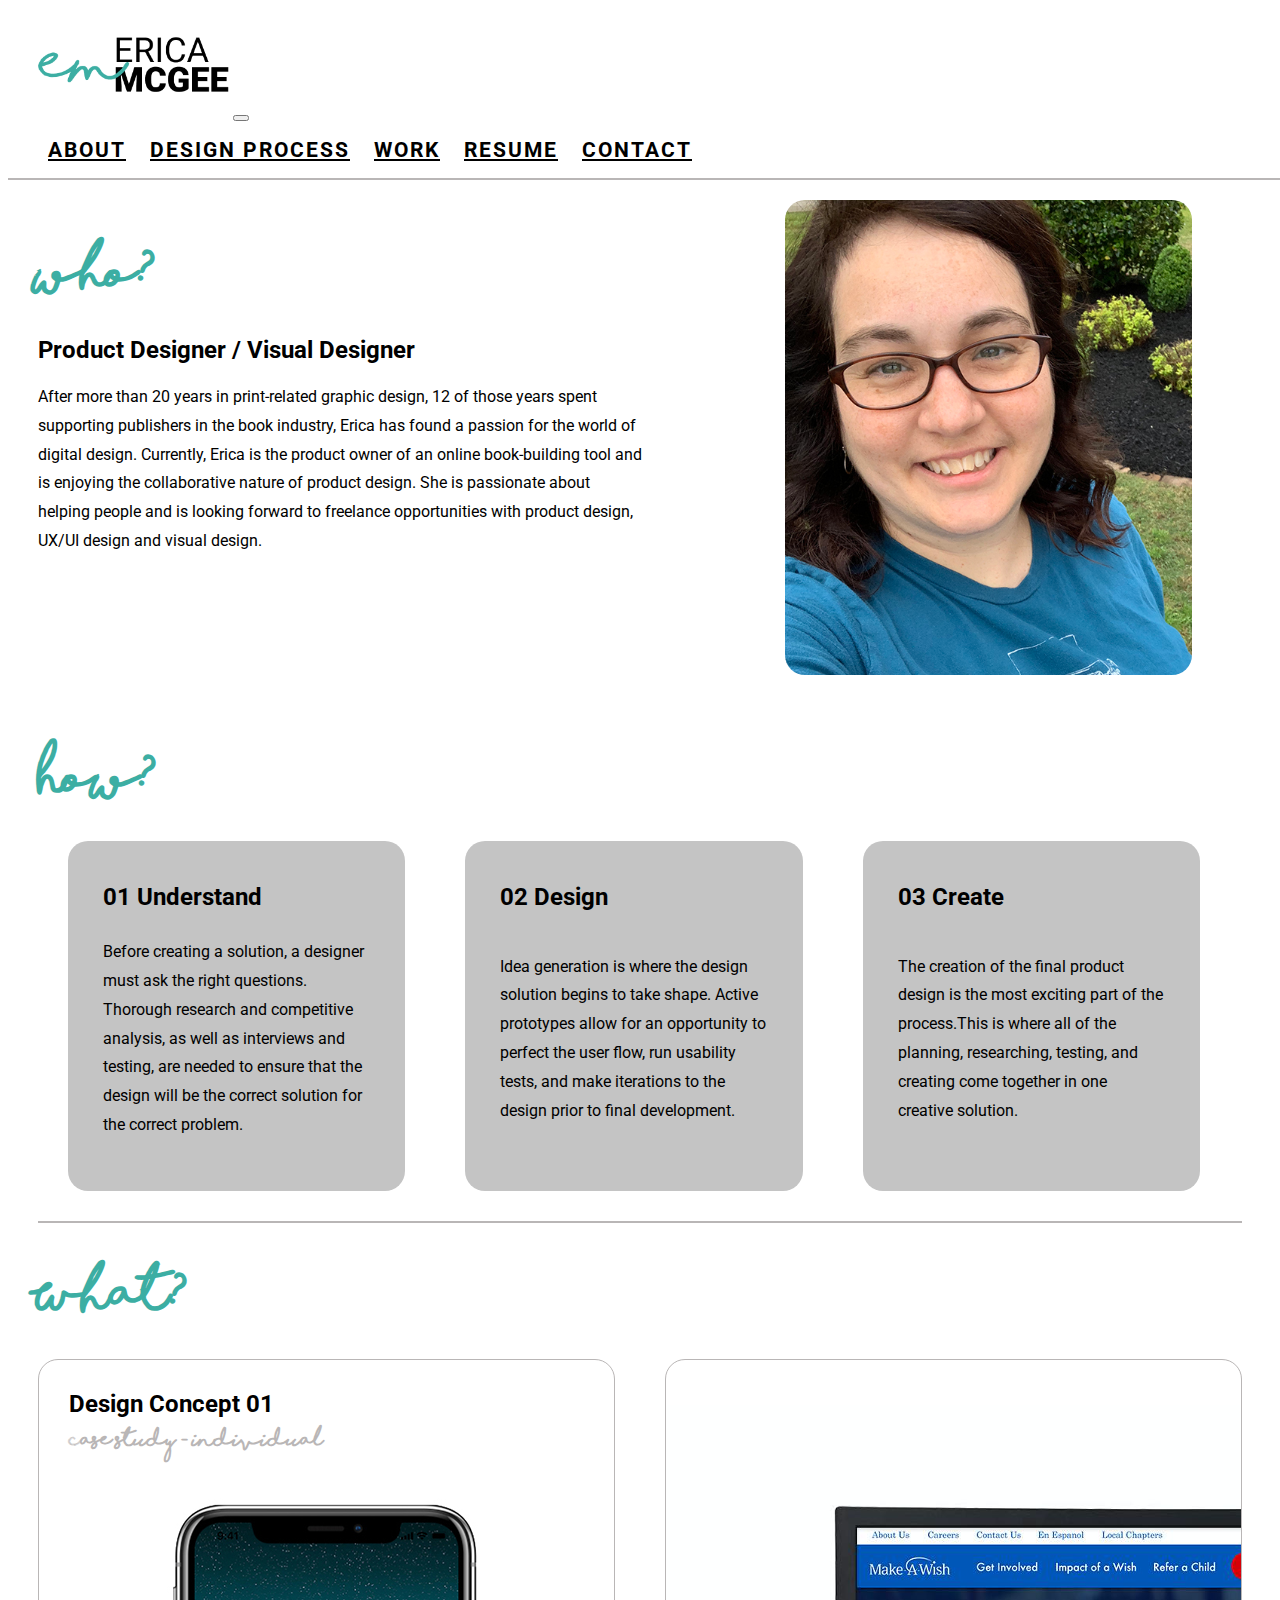
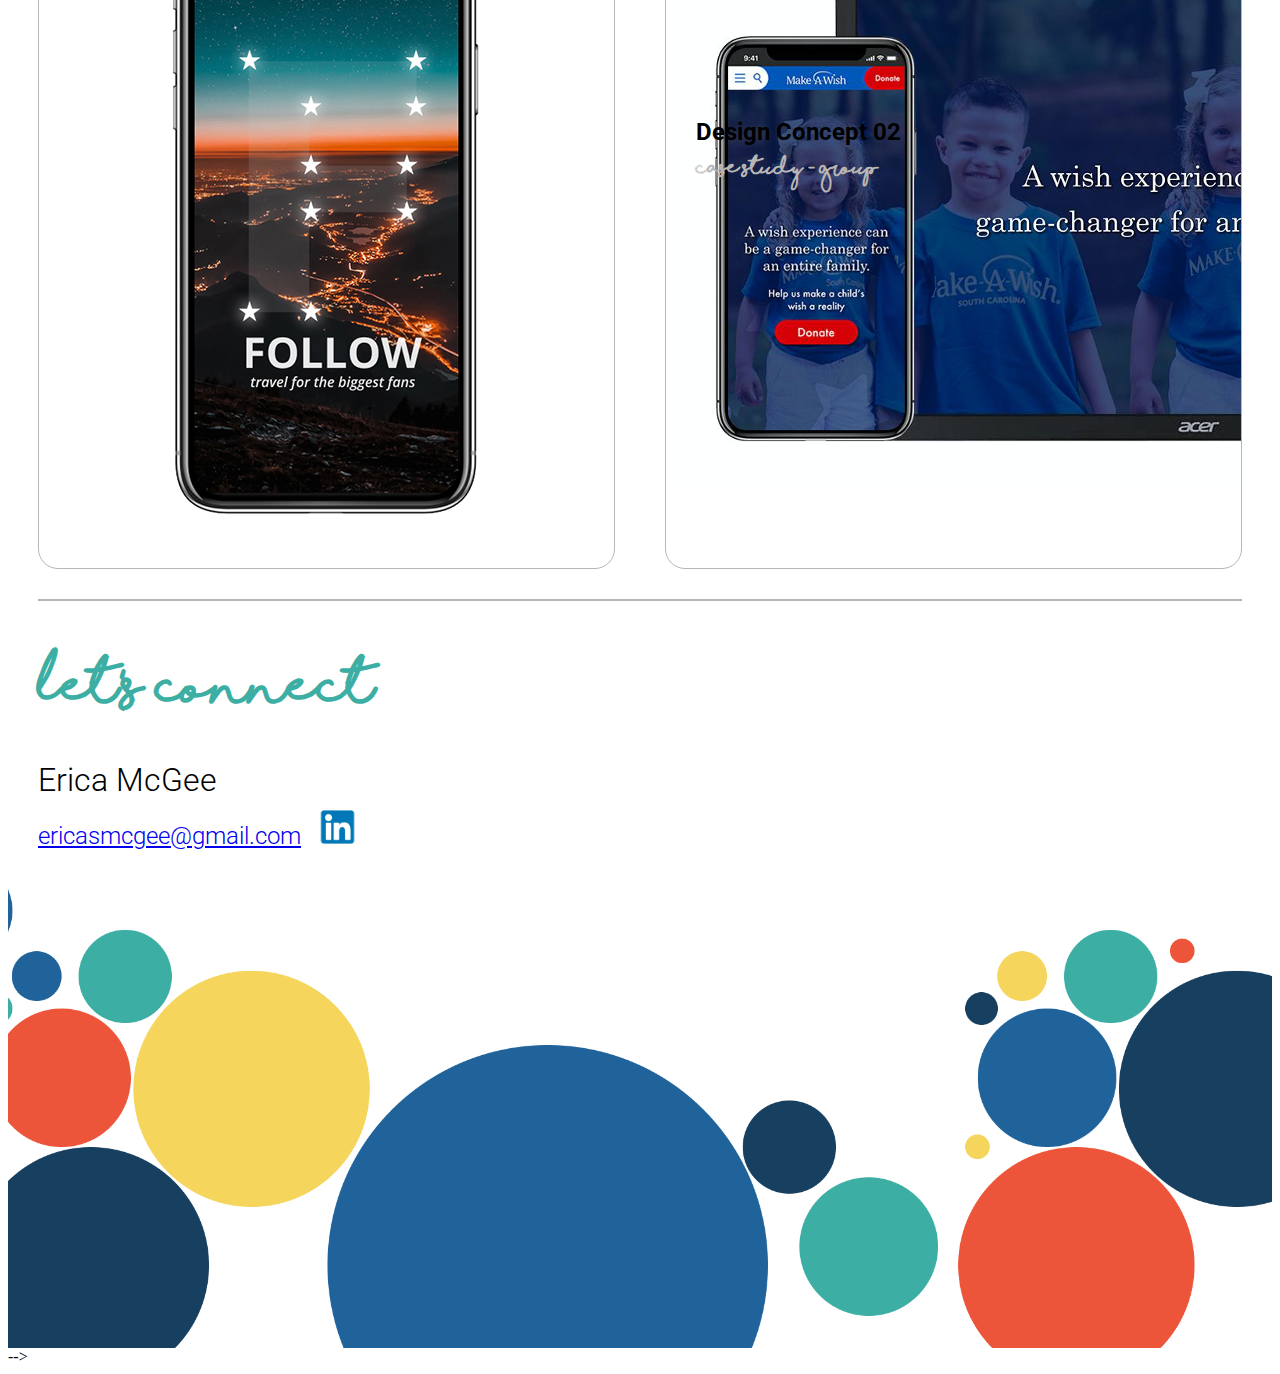
<file: index.html>
<!DOCTYPE html>
<html lang="en">
<head>
    <meta charset="UTF-8">
    <meta name="viewport" content="width=device-width, initial-scale=1.0">
    <link href="https://cdn.jsdelivr.net/npm/bootstrap@5.0.0-beta1/dist/css/bootstrap.min.css" rel="stylesheet" integrity="sha384-giJF6kkoqNQ00vy+HMDP7azOuL0xtbfIcaT9wjKHr8RbDVddVHyTfAAsrekwKmP1" crossorigin="anonymous">
    <script src="https://ajax.googleapis.com/ajax/libs/jquery/3.5.1/jquery.min.js"></script>
    <title>UX_UI_HW_20_ERICA</title>
    <link rel="stylesheet" type="text/css" href="css/style.css">
    <link rel="preconnect" href="https://fonts.gstatic.com">
    <meta name="viewport" content="width=device-width, initial-scale=1, minimum-scale=1"/>
    <link href="https://fonts.googleapis.com/css2?family=Dawning+of+a+New+Day&display=swap" rel="stylesheet"> 
    <link rel="preconnect" href="https://fonts.gstatic.com">
    <link href="https://fonts.googleapis.com/css2?family=Roboto:wght@400;700;900&display=swap" rel="stylesheet">
</head>
<body>

<nav class="navbar navbar-expand-lg navbar-light bg-light customNav">
    <a class="navbar-brand" href="#"><img src="images/logo.png"></a>
    <button class="navbar-toggler" type="button" data-toggle="collapse" data-target="#navbarSupportedContent"
      aria-controls="navbarSupportedContent" aria-expanded="false" aria-label="Toggle navigation">
      <span class="navbar-toggler-icon"></span>
    </button>
    <div class="collapse navbar-collapse" id="navbarSupportedContent">
      <ul class="navbar-nav mr-auto">
        <li class="nav-item active">
          <a class="nav-link" href="#erica">ABOUT <span class="sr-only" ></span></a>
        </li>
        <li class="nav-item">
          <a class="nav-link" href="#how">DESIGN PROCESS</a>
        </li>
        <li class="nav-item">
            <a class="nav-link" href="#what">WORK</a>
          </li>
          <li class="nav-item">
            <a class="nav-link" href="images/EM_Resume.pdf">RESUME</a>
          </li>
          <li class="nav-item">
            <a class="nav-link" href="#connect">CONTACT</a>
          </li>
      </ul>
    </div>
  </nav>
  <!--<hr/>-->
    <!--About or Who Section-->
    <section id="flex-container2">
        <div id="top-section">
        <h1 id="who">who?</h1>
        <h2 id="productDesigner">Product Designer / Visual Designer</h2>
        <p>After more than 20 years in print-related graphic design, 12 of those years spent supporting publishers in the book industry, Erica has found a passion for the world of digital design. 
            Currently, Erica is the product owner of an online book-building tool and is enjoying the collaborative nature of product design.
            She is passionate about helping people and is looking forward to freelance opportunities with product design, UX/UI design and visual design. </p>
        </div>
        <div>
            <div id="graybox">
                <img id="erica" src="images/headshot.jpg" alt="Erica McGee outside smiling" height="475px"/>
            </div>
        </div>
    </section>
    
    <!-- My Work Section Constructed using CSS Grid -->
    <!--Design Process or How Section-->
    <section>
        <h1 id="how">How?</h1>
        <div id="grid-container3"> 
            <div class="smallgraybox">
                <div class="smallgrayboxtext">
                    <h2>01 Understand</h2>
                    <p>Before creating a solution, a designer must ask the right questions. Thorough research and competitive analysis, as well as interviews and testing, are needed to ensure that the design will be the correct solution for the correct problem. </p>
                </div>
            </div>
            <div class="smallgraybox">
                <div class="smallgrayboxtext">
                    <h2>02 Design</h2>
                    <p>Idea generation is where the design solution begins to take shape. Active prototypes allow for an opportunity to perfect the user flow, run usability tests, and make iterations to the design prior to final development. </p>
                </div>
            </div>
            <div class="smallgraybox">
                <div class="smallgrayboxtext">
                    <h2>03 Create</h2>
                    <p>The creation of the final product design is the most exciting part of the process.This is where all of the planning, researching, testing, and creating come together in one creative solution. </p>
                </div>   
            </div>
        </div>
    </section>

    <!--Work or What section-->
    <section>
        <h1 id="what">What?</h1>
        <div class="designboxes">
            <div class="gray-outlinedbox">
                <h2>Design Concept 01</h2>
                <h3>case study - individual</h3>
                <div class="followImg">
                  <a href="https://emcgee19.github.io/UX-UI_HW_20/design_01.html"><img id="follow-01" src="images/mobile_follow.jpg" alt="screenshot of Follow app in iphone" /> </a> 
                </div>
            </div>
            <div class="gray-outlinedbox designbackground">
                <h2>Design Concept 02</h2>
                <h3>case study - group</h3>
                <!--<img id="make-a-wish" src="images/make_a_wish_devices.png" alt="screenshot of group project Make-A-Wish homepage redesign in iphone and computer screen" height="543px"/>-->
            </div>
        </div>
    </section>

    <!--Contact or Lets Connect section-->
    <footer class="footerImage2">
        <h1 id="connect">let's connect</h1>
        <h4>Erica McGee</h4>
        <a class="email" href="mailto:ericasmcgee@gmail.com">ericasmcgee@gmail.com</a>
        <img id="linked-in" src="images/linked_in_logo.png" alt="linked-in logo" height="34px"/>
    </footer>
    <div class="footerimage">
        <img id="bubbles" src="images/footer_circles.png" alt="decorative colorful circles">
 </div>
  <script src="https://code.jquery.com/jquery-3.3.1.slim.min.js"
  integrity="sha384-q8i/X+965DzO0rT7abK41JStQIAqVgRVzpbzo5smXKp4YfRvH+8abtTE1Pi6jizo"
  crossorigin="anonymous"></script>
  <!--<script src="https://cdn.jsdelivr.net/npm/@popperjs/core@2.5.4/dist/umd/popper.min.js" integrity="sha384-q2kxQ16AaE6UbzuKqyBE9/u/KzioAlnx2maXQHiDX9d4/zp8Ok3f+M7DPm+Ib6IU" crossorigin="anonymous"></script>
<script src="https://cdn.jsdelivr.net/npm/bootstrap@5.0.0-beta1/dist/js/bootstrap.min.js" integrity="sha384-pQQkAEnwaBkjpqZ8RU1fF1AKtTcHJwFl3pblpTlHXybJjHpMYo79HY3hIi4NKxyj" crossorigin="anonymous"></script>-->
<script src="https://cdnjs.cloudflare.com/ajax/libs/popper.js/1.14.7/umd/popper.min.js"
  integrity="sha384-UO2eT0CpHqdSJQ6hJty5KVphtPhzWj9WO1clHTMGa3JDZwrnQq4sF86dIHNDz0W1"
  crossorigin="anonymous"></script>
<script src="https://stackpath.bootstrapcdn.com/bootstrap/4.3.1/js/bootstrap.min.js"
  integrity="sha384-JjSmVgyd0p3pXB1rRibZUAYoIIy6OrQ6VrjIEaFf/nJGzIxFDsf4x0xIM+B07jRM"
  crossorigin="anonymous"></script>-->
</body>
<button onclick="topFunction()" id="myBtn" title="Go to top">^</button>
<script src="js/index.js"></script>
</html>
</file>
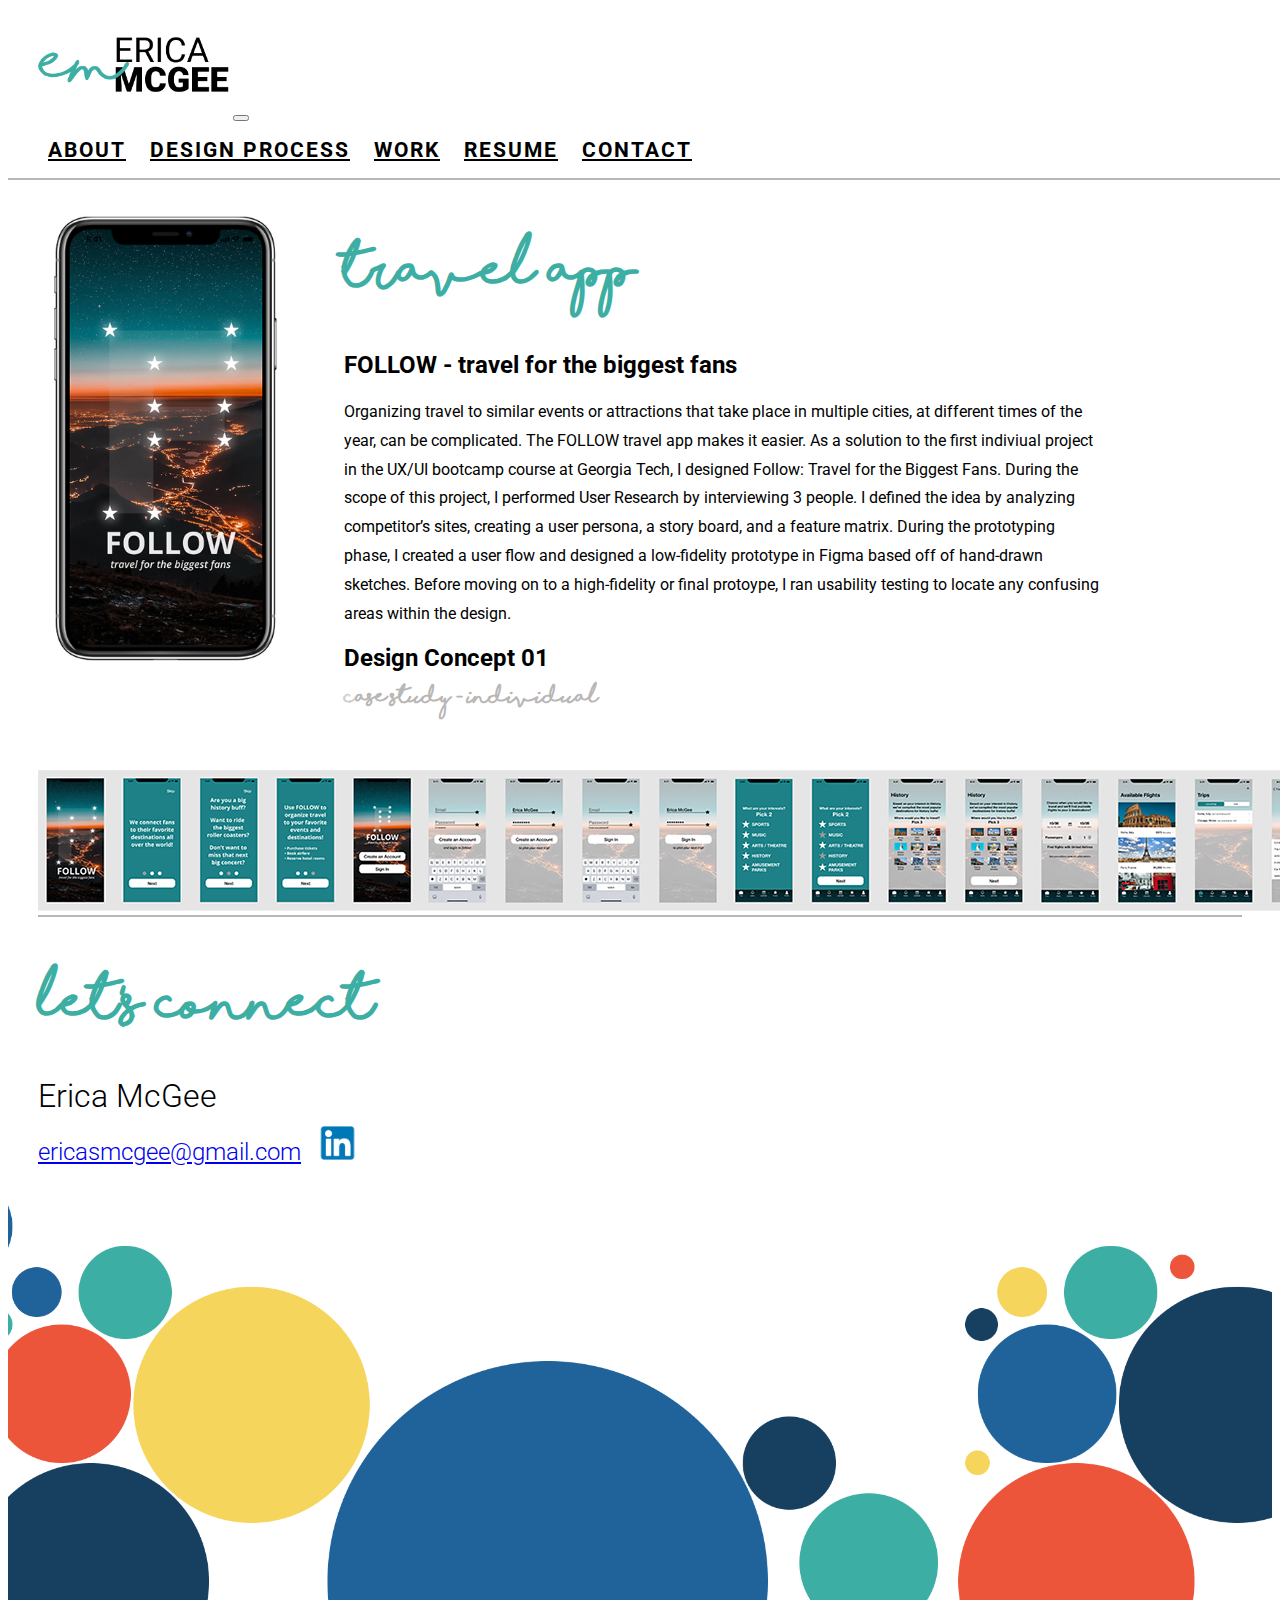
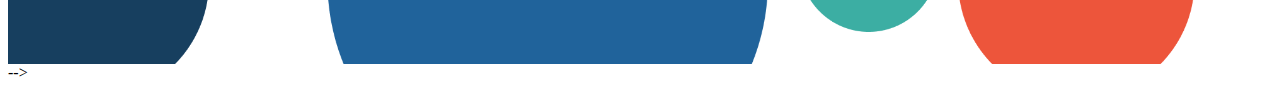
<file: design_01.html>
<!DOCTYPE html>
<html lang="en">
<head>
    <meta charset="UTF-8">
    <meta name="viewport" content="width=device-width, initial-scale=1.0">
    <link href="https://cdn.jsdelivr.net/npm/bootstrap@5.0.0-beta1/dist/css/bootstrap.min.css" rel="stylesheet" integrity="sha384-giJF6kkoqNQ00vy+HMDP7azOuL0xtbfIcaT9wjKHr8RbDVddVHyTfAAsrekwKmP1" crossorigin="anonymous">
    <script src="https://ajax.googleapis.com/ajax/libs/jquery/3.5.1/jquery.min.js"></script>
    <title>UX_UI_HW_20_ERICA</title>
    <link rel="stylesheet" type="text/css" href="css/style.css">
    <link rel="preconnect" href="https://fonts.gstatic.com">
    <meta name="viewport" content="width=device-width, initial-scale=1, minimum-scale=1"/>
    <link href="https://fonts.googleapis.com/css2?family=Dawning+of+a+New+Day&display=swap" rel="stylesheet"> 
    <link rel="preconnect" href="https://fonts.gstatic.com">
    <link href="https://fonts.googleapis.com/css2?family=Roboto:wght@400;700;900&display=swap" rel="stylesheet">
</head>
<body>

<nav class="navbar navbar-expand-lg navbar-light bg-light customNav">
    <a class="navbar-brand" href="https://emcgee19.github.io/UX-UI_HW_20/"><img src="images/logo.png"></a>
    <button class="navbar-toggler" type="button" data-toggle="collapse" data-target="#navbarSupportedContent"
      aria-controls="navbarSupportedContent" aria-expanded="false" aria-label="Toggle navigation">
      <span class="navbar-toggler-icon"></span>
    </button>
    <div class="collapse navbar-collapse" id="navbarSupportedContent">
      <ul class="navbar-nav mr-auto">
        <li class="nav-item active">
          <a class="nav-link" href="https://emcgee19.github.io/UX-UI_HW_20/#erica/">ABOUT <span class="sr-only" ></span></a>
        </li>
        <li class="nav-item">
          <a class="nav-link" href="https://emcgee19.github.io/UX-UI_HW_20/#how">DESIGN PROCESS</a>
        </li>
        <li class="nav-item">
            <a class="nav-link" href="https://emcgee19.github.io/UX-UI_HW_20/#what">WORK</a>
          </li>
          <li class="nav-item">
            <a class="nav-link" href="images/EM_Resume.pdf">RESUME</a>
          </li>
          <li class="nav-item">
            <a class="nav-link" href="#connect">CONTACT</a>
          </li>
      </ul>
    </div>
  </nav>
  <!--<hr/>-->
    <!--About or Who Section-->

    <section id="flex-container2">
      <div id="graybox">
        <img id="erica" src="images/mobile_follow.jpg" alt="mobile image of app" height="475px"/>
    </div>
        <div id="top-section">
        <h1 id="who">travel app</h1>
        <h2 id="followDesigner">FOLLOW - travel for the biggest fans</h2>
        <p>Organizing travel to similar events or attractions that take place in multiple cities, at different times of the year, can be complicated. The FOLLOW travel app makes it easier.
          As a solution to the first indiviual project in the UX/UI bootcamp course at Georgia Tech, I designed Follow: Travel for the Biggest Fans. 
          During the scope of this project, I performed User Research by interviewing 3 people. I defined the idea by analyzing competitor’s sites, creating a user persona, a story board, and a feature matrix. During the prototyping phase, I created a user flow and designed a low-fidelity prototype in Figma based off of hand-drawn sketches. Before moving on to a high-fidelity or final protoype, I ran usability testing to locate any confusing areas within the design.  </p>
          <h2>Design Concept 01</h2>
          <h3>case study - individual</h3>
        </div>
                    <!--<<div>
div class="designboxes">
              <div class="gray-outlinedbox">

              </div>-->
        </div>
      </section>
      <section id="strip">
        <div>
          <img class="followStrip" src="images/follow_strip.png"/>
        </div>
      </section>


    <!-- My Work Section Constructed using CSS Grid -->
    <!--Design Process or How Section
    <section>
        <h1 id="how">How?</h1>
        <div id="grid-container3"> 
            <div class="smallgraybox">
                <div class="smallgrayboxtext">
                    <h2>01 Understand</h2>
                    <p>Before creating a solution, a designer must ask the right questions. Thorough research and competitive analysis, as well as interviews and testing, are needed to ensure that the design will be the correct solution for the correct problem. </p>
                </div>
            </div>
            <div class="smallgraybox">
                <div class="smallgrayboxtext">
                    <h2>02 Design</h2>
                    <p>Idea generation is where the design solution begins to take shape. Active prototypes allow for an opportunity to perfect the user flow, run usability tests, and make iterations to the design prior to final development. </p>
                </div>
            </div>
            <div class="smallgraybox">
                <div class="smallgrayboxtext">
                    <h2>03 Create</h2>
                    <p>The creation of the final product design is the most exciting part of the process.This is where all of the planning, researching, testing, and creating come together in one creative solution. </p>
                </div>   
            </div>
        </div>
    </section>-->

    <!--Contact or Lets Connect section-->
    <footer class="footerImage2">
        <h1 id="connect">let's connect</h1>
        <h4>Erica McGee</h4>
        <a class="email" href="mailto:ericasmcgee@gmail.com">ericasmcgee@gmail.com</a>
        <img id="linked-in" src="images/linked_in_logo.png" alt="linked-in logo" height="34px"/>
    </footer>
    <div class="footerimage">
        <img id="bubbles" src="images/footer_circles.png" alt="decorative colorful circles">
 </div>
  <script src="https://code.jquery.com/jquery-3.3.1.slim.min.js"
  integrity="sha384-q8i/X+965DzO0rT7abK41JStQIAqVgRVzpbzo5smXKp4YfRvH+8abtTE1Pi6jizo"
  crossorigin="anonymous"></script>
  <!--<script src="https://cdn.jsdelivr.net/npm/@popperjs/core@2.5.4/dist/umd/popper.min.js" integrity="sha384-q2kxQ16AaE6UbzuKqyBE9/u/KzioAlnx2maXQHiDX9d4/zp8Ok3f+M7DPm+Ib6IU" crossorigin="anonymous"></script>
<script src="https://cdn.jsdelivr.net/npm/bootstrap@5.0.0-beta1/dist/js/bootstrap.min.js" integrity="sha384-pQQkAEnwaBkjpqZ8RU1fF1AKtTcHJwFl3pblpTlHXybJjHpMYo79HY3hIi4NKxyj" crossorigin="anonymous"></script>-->
<script src="https://cdnjs.cloudflare.com/ajax/libs/popper.js/1.14.7/umd/popper.min.js"
  integrity="sha384-UO2eT0CpHqdSJQ6hJty5KVphtPhzWj9WO1clHTMGa3JDZwrnQq4sF86dIHNDz0W1"
  crossorigin="anonymous"></script>
<script src="https://stackpath.bootstrapcdn.com/bootstrap/4.3.1/js/bootstrap.min.js"
  integrity="sha384-JjSmVgyd0p3pXB1rRibZUAYoIIy6OrQ6VrjIEaFf/nJGzIxFDsf4x0xIM+B07jRM"
  crossorigin="anonymous"></script>-->
</body>
<button onclick="topFunction()" id="myBtn" title="Go to top">^</button>
<script src="js/index.js"></script>
</html>
</file>
<file: css/style.css>
/* Navigation bar *

/* General */
.customNav {
    /*position: fixed;*/
    width: 100%;
    background: white;
    background-color: transparent !important;
    background-size: cover;
    z-index: 10;
    border-bottom: 2px solid #B9B6B6;
    padding-right: 20px;
  }
  .navbar-nav {
    margin-left: auto;
    margin-right: 0 !important;
  }
  .navbar-brand img {
    /*padding-right: 15px;
    width: 65px;*/
    height: 110px;
    margin-left: 30px
  }
  .nav-item {
    font-family: "Roboto", sans-serif;
    font-weight: 700;
    font-size: 110%;
    letter-spacing: 1px;
  }
  /* Navigation links */
  .customNav a {
    color: black !important;
  }
  .customNav a:hover {
    color: #3caea3 !important;
  }
  .navCTA {
    font-size: 15px;
  }
  a.nav-link:hover {
    color: #3caea3;
}

/* My code */
/*TOTAL WIDTH*/
nav {
    margin-left: auto;
}

section,footer {
    margin-left: 220px;
    margin-right: 220px;
}
#bubbles {
display: flex;
width: 100%;
}
/*NAVIGATION*/
.flex-container {
    display: flex;
    justify-content: space-between;
    align-items: center;
}
.nav-item {
    display: inline-flex;
    text-align: left;
    margin-right: 60px;
    font-family: "Roboto", sans-serif;
    font-weight: 900;
    font-size: 150%;
    letter-spacing: 2px;
}
#logo {
    height: 130px;
    margin-left: 30px
}

/*hr {
    height: 2px;
    background-color: #B9B6B6;
    border: none;
}*/

/*WHO SECTION*/
#flex-container2 {
    display: flex;
    padding: 20px 0px;
    padding-bottom: 30px;
    /*margin-top: 150px;*/
}
#top-section {
    display:flex;
    flex-direction: column;
    margin-right: 140px;
}
#erica {
    display: flex;
    margin-right: 50px;
    border-radius: 20px;
}
#followDesigner {
    margin-top: 15px;
}

#followStrip {
    display: flex;
    justify-content: center;
    margin-bottom: 10px;
}
#strip{
    border-bottom: 2px solid #B9B6B6;
}

/*GRID SECTION*/
#grid-container3 {
    display: grid;
    grid-template-columns: 33% 33% 33%;
    align-content: end;
    /*align-items: start;*/
    border-bottom: 2px solid #B9B6B6;
}

.smallgraybox {
    display: grid;
    background-color: #C4C4C4;
    border-radius: 20px;
    justify-content: center;
    padding: 35px;
    margin-right: 30px;
    margin-left: 30px;
    margin-bottom: 30px;
    min-height: 250px;
}

.smallgrayboxtext{
    display: grid;
    text-align: left;
    flex-direction: column;
    justify-content: center;
    line-height: 1.8;
}

/*WHAT SECITON*/
.designboxes {
    display: flex;
    padding-bottom: 30px;
    border-bottom: 2px solid #B9B6B6;
    }

.designbackground {
    background-image: url(../images/make_a_wish_devices.png);
    background-repeat: no-repeat;
    background-position-x: -80px;
    background-position-y: 43px;
    margin-left: 50px;
}

.gray-outlinedbox {
    display: block;
    border: thin solid #B9B6B6;
    padding: 30px;
    border-radius: 20px;
    width: 50%;
    justify-content: center;
    align-content: center;
}

#follow-01 {
    /* display: inline-block;
    width: 100%;*/
    height: auto;
}

.followImg {
    display: flex;
    justify-content: center;
    width: 100%;
}

/*TEXT*/
h1 {
    font-family: 'Shorelines Script Bold', cursive;
    font-size: 400%;
    color: #3caea3;
    margin-top: 25px;
    margin-bottom: 5px;
}

h2 {
    display: flex;
    font-family: "Roboto", sans-serif;  
    /*text-align: flex-start;*/
    margin-top: 0px;
    margin-bottom: 3px;
    font-weight: bold;
    font-size: 150%;
}

h3 {
    font-family: 'Shorelines Script Bold', cursive; 
    color: #B9B6B6;
    margin-top: 4px;
}

h4 {
    font-family: "Roboto", sans-serif; 
    font-weight: 300;
    font-size: 200%;
    line-height: 1.8;
    margin-top: 0px;
    margin-bottom: 0px;
}
.email {
    font-family: "Roboto", sans-serif; 
    font-weight: 300;
    font-size: 150%;
    line-height: 1.8;
}

p {
    font-family: "Roboto", sans-serif; 
    line-height: 1.8;
}
#myBtn {
    display: none;
    position: fixed;
    bottom: 20px;
    right: 30px;
    z-index: 99;
    font-size: 40px;
    border: none;
    outline: none;
    background-color: #3caea3;
    color: white;
    cursor: pointer;
    padding: 15px;
    border-radius: 4px;
  }
  
  #myBtn:hover {
    background-color: #555;
  }

  #connect {
      margin-top: 40px;
  }

/*MEDIA QUERY SMALL*/
@media only screen and (max-width: 890px) {
    nav {
        display: flex;
        margin-left: 0px;
        margin-right: 0px;
    }
    section, footer {
        margin-left: 0px;
        margin-right: 0px;
        display: flex;
        flex-direction: column;
        align-content: center;
    }
    #logo {
        display: flex;
        width: 60%;
        height: auto;
        margin-left: 0px;
        min-width: 125px;
    }
    ul {
        display: flex;
        flex-direction: column;
        width: auto;
        height: auto;
        font-family: "Roboto", sans-serif; 
        font-size: 60%;
    }
    .nav-item {
        display: flex;
        margin-left: 1px;
    }
    #flex-container2 {
        display: flex;
        flex-direction: column-reverse;
        align-items: center;
        margin: 8%;
    }
    #grid-container3 {
        display: grid;
        grid-template-columns: 1fr;
        grid-template-rows: 33% 33% 33%;
    }
    .designboxes {
        display: flex;
        flex-direction: column;
        align-items: center;
    }
    .gray-outlinedbox{
        align-items: center;
        width: 100%;
    }
    .designbackground{
        height: 700px;
        margin-top: 20px;
        margin-left: 0px;
    }
    #linked-in{
        display: flex;
        width: 50px;
        height: auto;
    }
    h1{
        font-size: 300%;
    }
    #erica{
        display: flex;
        margin: 0px;
        width: 90vw;
        height: auto;
    }
    #graybox{
        display: flex;
        align-content: center;
        padding: 0px;
    }
    #top-section{
        margin-left: 0px;
        margin-right: 0px;
    }
    .flex-container {
        padding: 0px;
    }
    .nav {
        display: flex;
        height: 50px;
        width: 100%;
        position: relative;
    }
    .nav > .nav-header {
        display: inline;
    }
    .nav > .nav-header > .nav-title {
        display: inline-block;
        font-size: 22px;
        color: #fff;
        padding: 10px 10px 10px 10px;
    }
    .nav > .nav-btn {
        display: none;
    }
    .nav > .nav-links {
        display: flex;
        margin-left: auto;
        justify-content: flex-end;
        font-size: 18px;
    }
        /*scroll-behavior: smooth;*/

    .nav > .nav-links > a {
        display: inline-block;
        padding: 13px 10px 13px 10px;
        text-decoration: none;
    }
    .nav > .nav-links > a:hover {
        background-color: rgba(0, 0, 0, 0.3);
    }
    .nav > #nav-check {
        display: none;
    }
    .smallgraybox {
        margin-right: 10px;
        margin-left: 10px;
        margin-bottom: 30px;
        min-height: 250px;
    }
}

/*MEDIA QUERY LARGE
@media (max-width: 1050px) {
    .nav-item{
        font-size: 90%;
        font-weight: 700;
        margin-right: 15px;
    }
    section,footer {
        margin-left: 60px;
        margin-right: 60px;
    }
}

/*MEDIA QUERY MEDIUM*/
@media (max-width: 1340px) {
    .nav > .nav-btn {
        display: inline-block;
        position: absolute;
        right: 0px;
        top: 0px;
    }
    .nav > .nav-btn > label {
        display: inline-block;
        width: 50px;
        height: 50px;
        padding: 13px;
    }
    .nav > .nav-btn > label:hover,.nav  #nav-check:checked ~ .nav-btn > label {
        background-color: rgba(0, 0, 0, 0.3);
    }
    .nav > .nav-btn > label > span {
        display: block;
        width: 25px;
        height: 10px;
        border-top: 2px solid #eee;
    }
    .nav > .nav-links {
        position: absolute;
        display: block;
        width: 100%;
        background-color: #333;
        height: 0px;
        /*transition: all 0.3s ease-in;*/
        overflow-y: hidden;
        top: 50px;
        left: 0px;
    }
    .nav > .nav-links > a {
        display: block;
        width: 100%;
    }
    .nav > #nav-check:not(:checked) ~ .nav-links {
        height: 0px;
    }
    .nav > #nav-check:checked ~ .nav-links {
        height: calc(100vh - 50px);
        overflow-y: auto;
    }
    .flex-container {
        padding: 0px;
    }
    .nav-item{
        font-size: 130%;
        font-weight: 700;
        margin-left: auto;
        margin-right: 20px;
    }
    #logo {
        height: 110px;
        margin-left: 30px
    }
    section,footer {
        margin-left: 30px;
        margin-right: 30px;
    }
    h1{
        font-size: 300%;
    }
}  
@font-face {
    font-family: 'Shorelines Script Bold';
    src: url(../fonts/Shorelines\ Script\ Bold.otf) format('opentype');
    }
</file>
